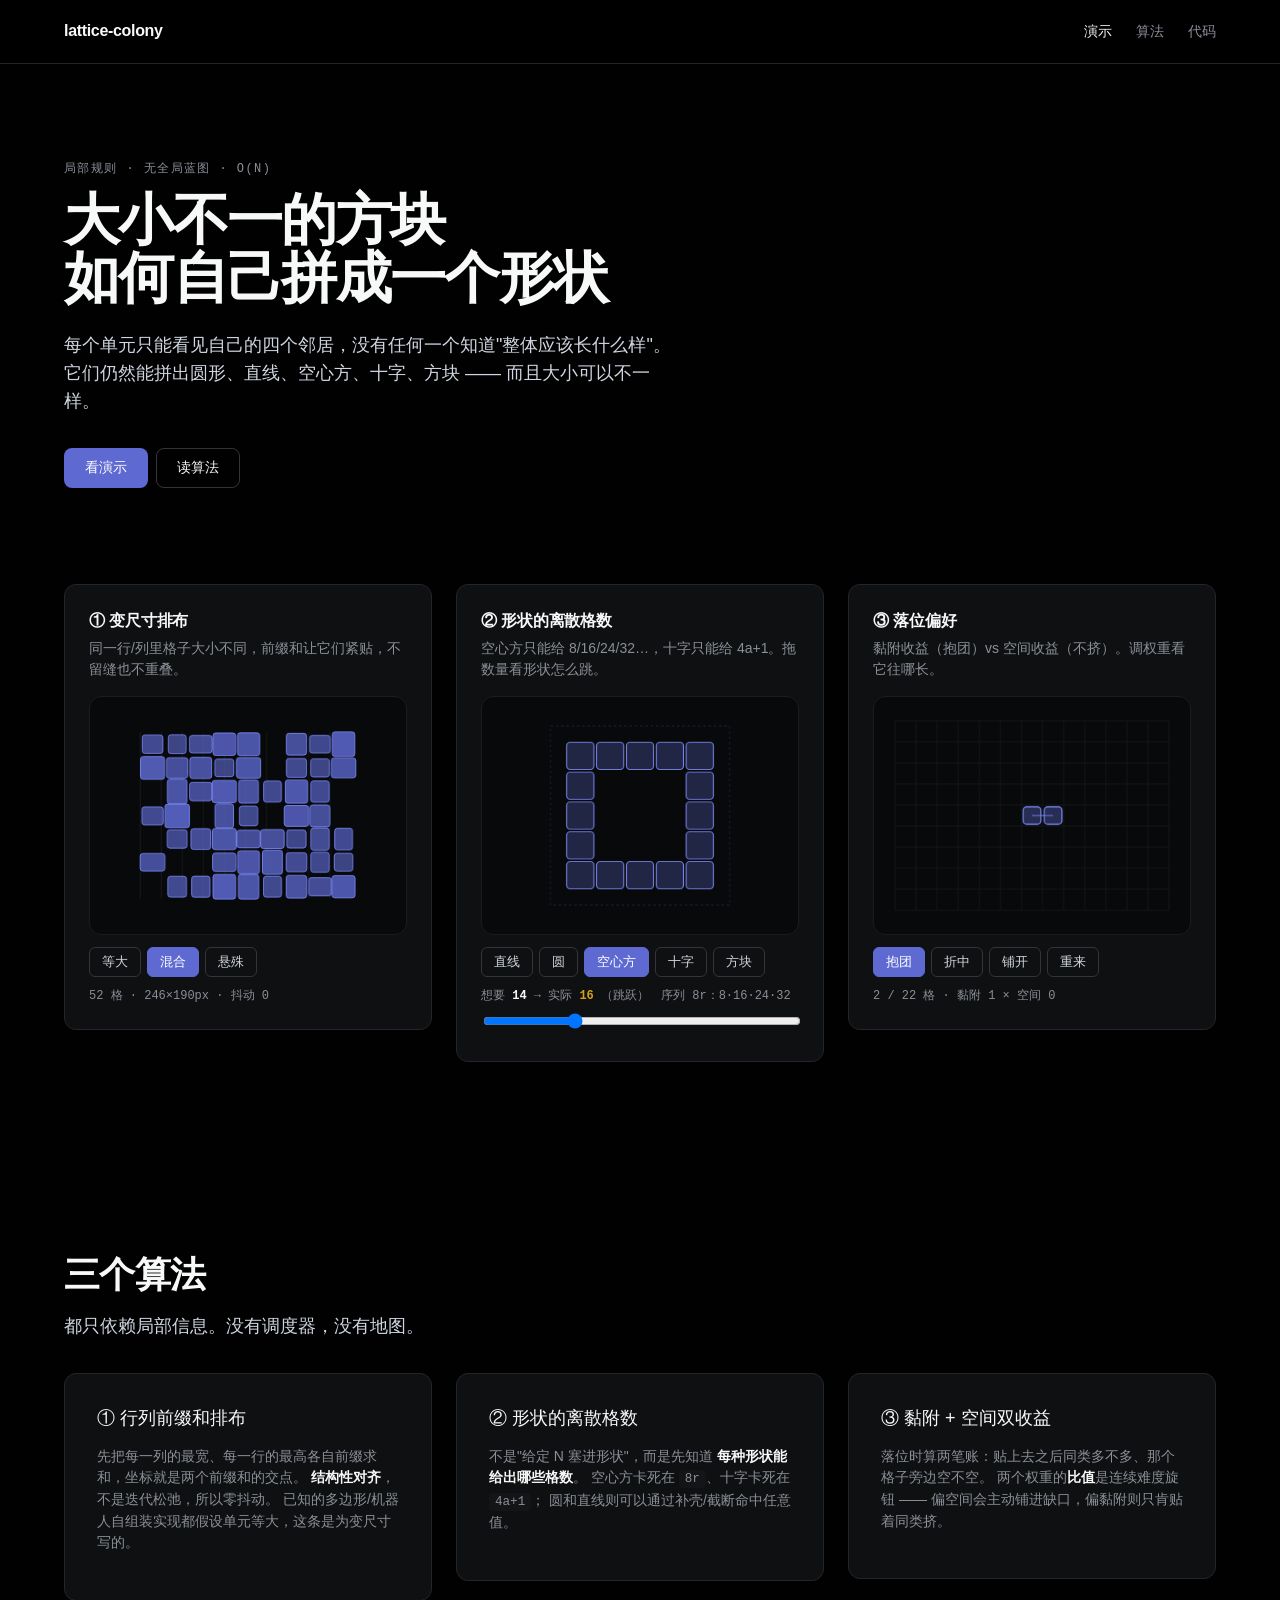
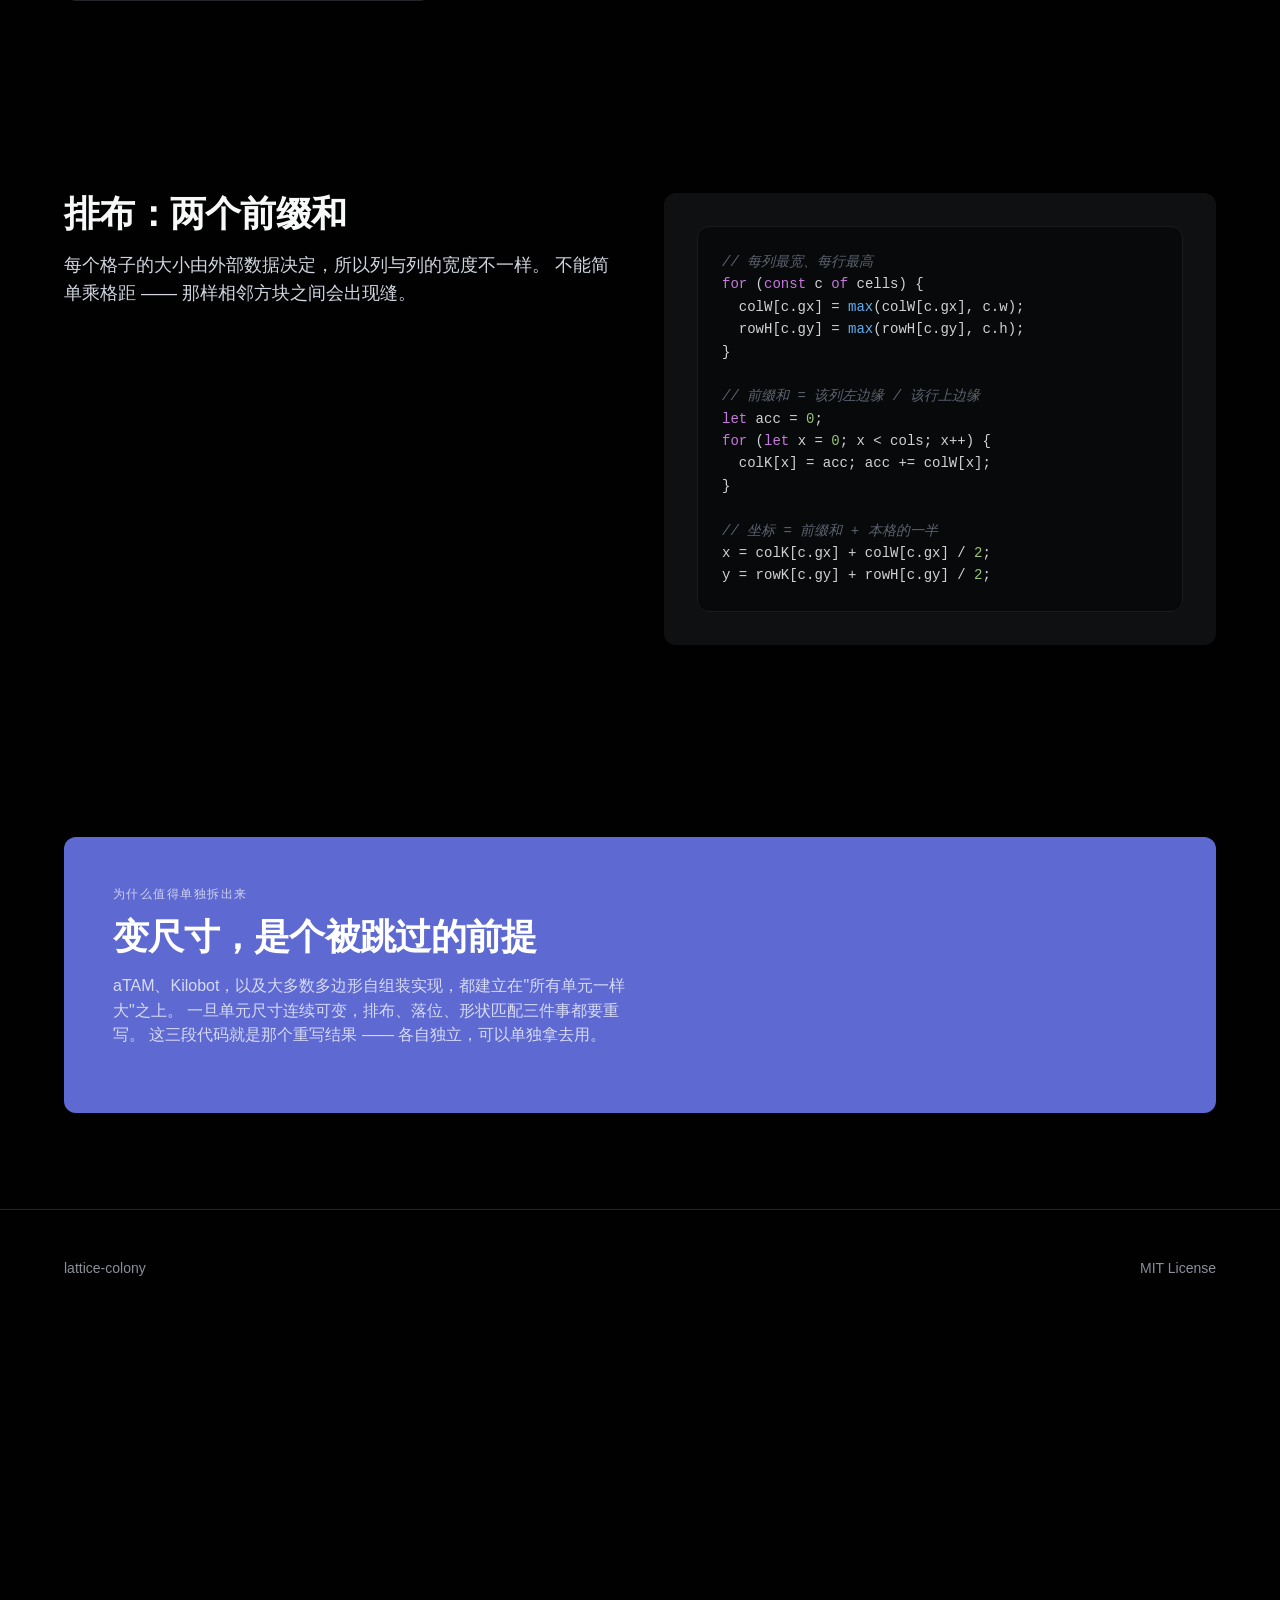
<file: index.html>
<!DOCTYPE html>
<html lang="zh-CN">
<head>
<meta charset="utf-8">
<meta name="viewport" content="width=device-width,initial-scale=1">
<title>lattice-colony</title>
<meta http-equiv="refresh" content="0; url=./demo/index.html">
<link rel="canonical" href="./demo/index.html">
<style>
  body{margin:0;min-height:100vh;display:grid;place-items:center;
       background:#010102;color:#8a8f98;
       font:15px/1.6 ui-sans-serif,system-ui,-apple-system,"Segoe UI",sans-serif}
  a{color:#5e6ad2}
</style>
</head>
<body>
<p>正在前往 <a href="./demo/index.html">演示</a>…</p>
</body>
</html>
</file>
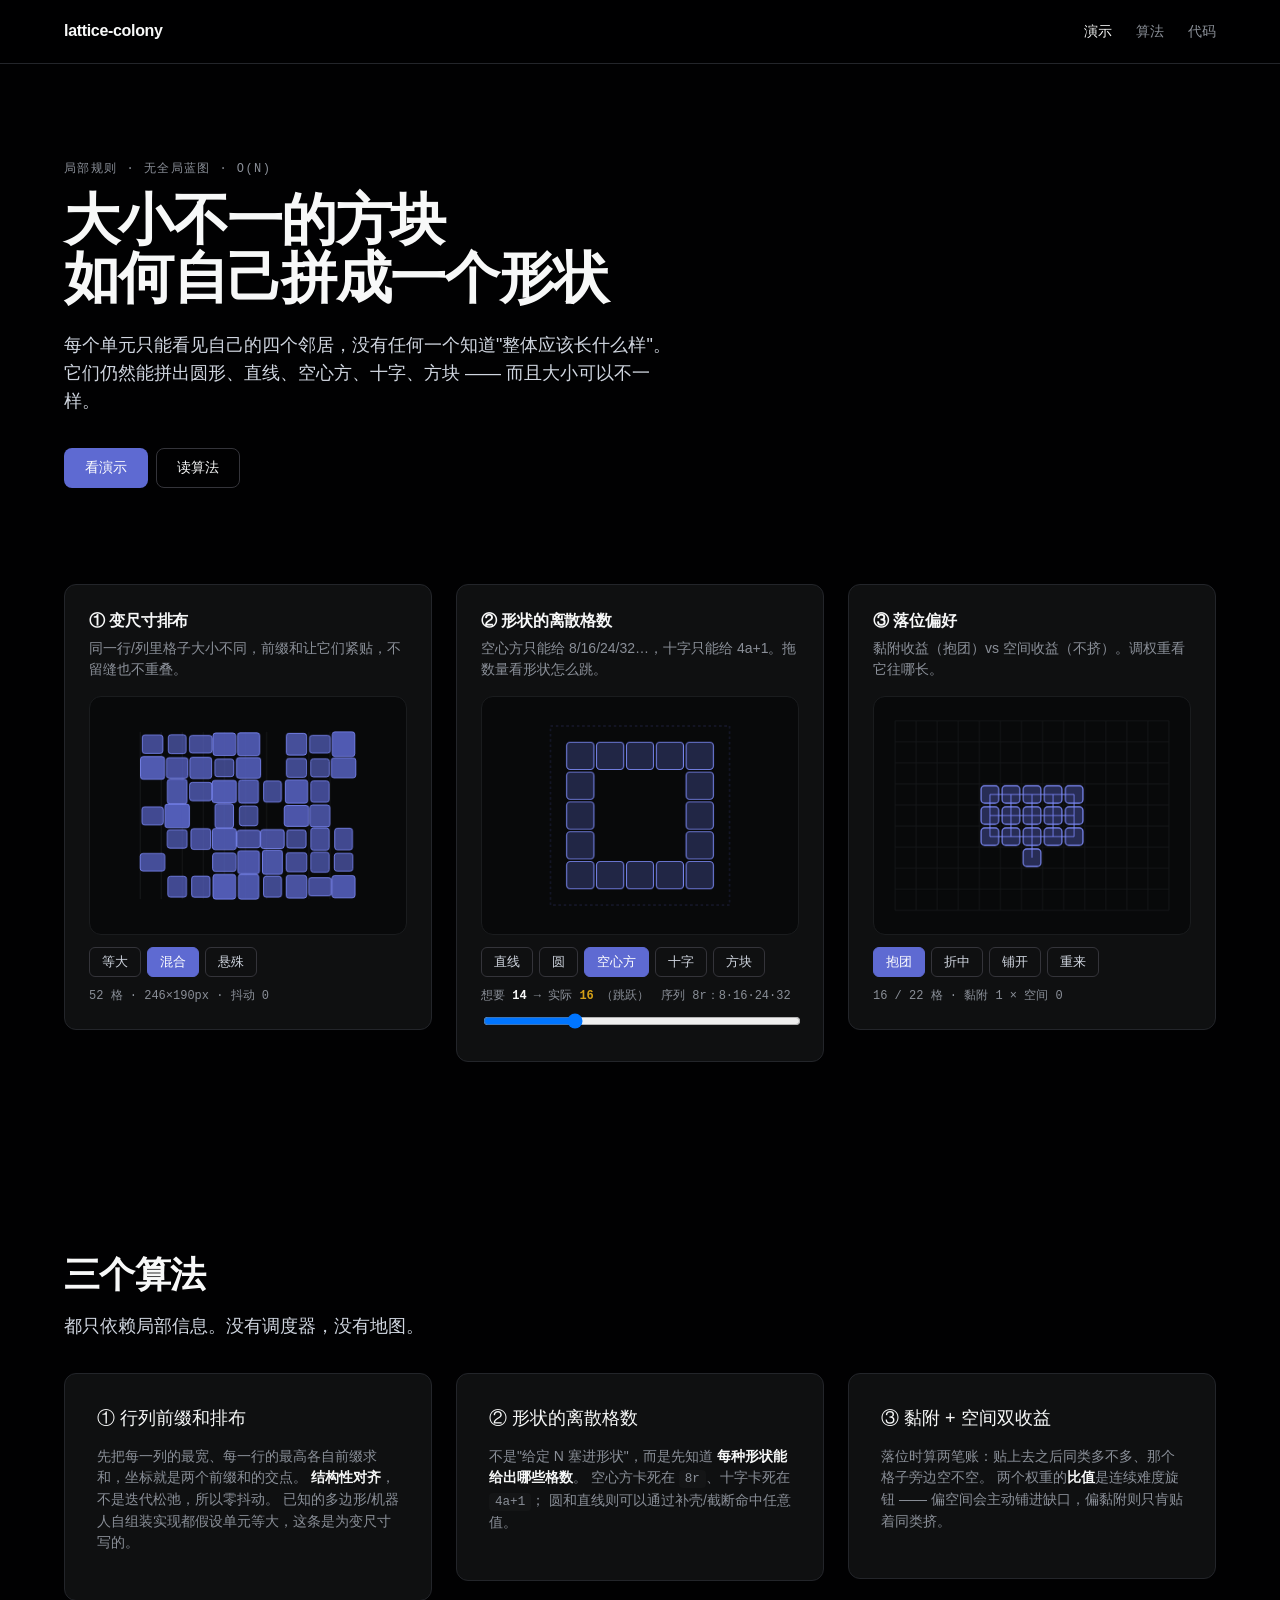
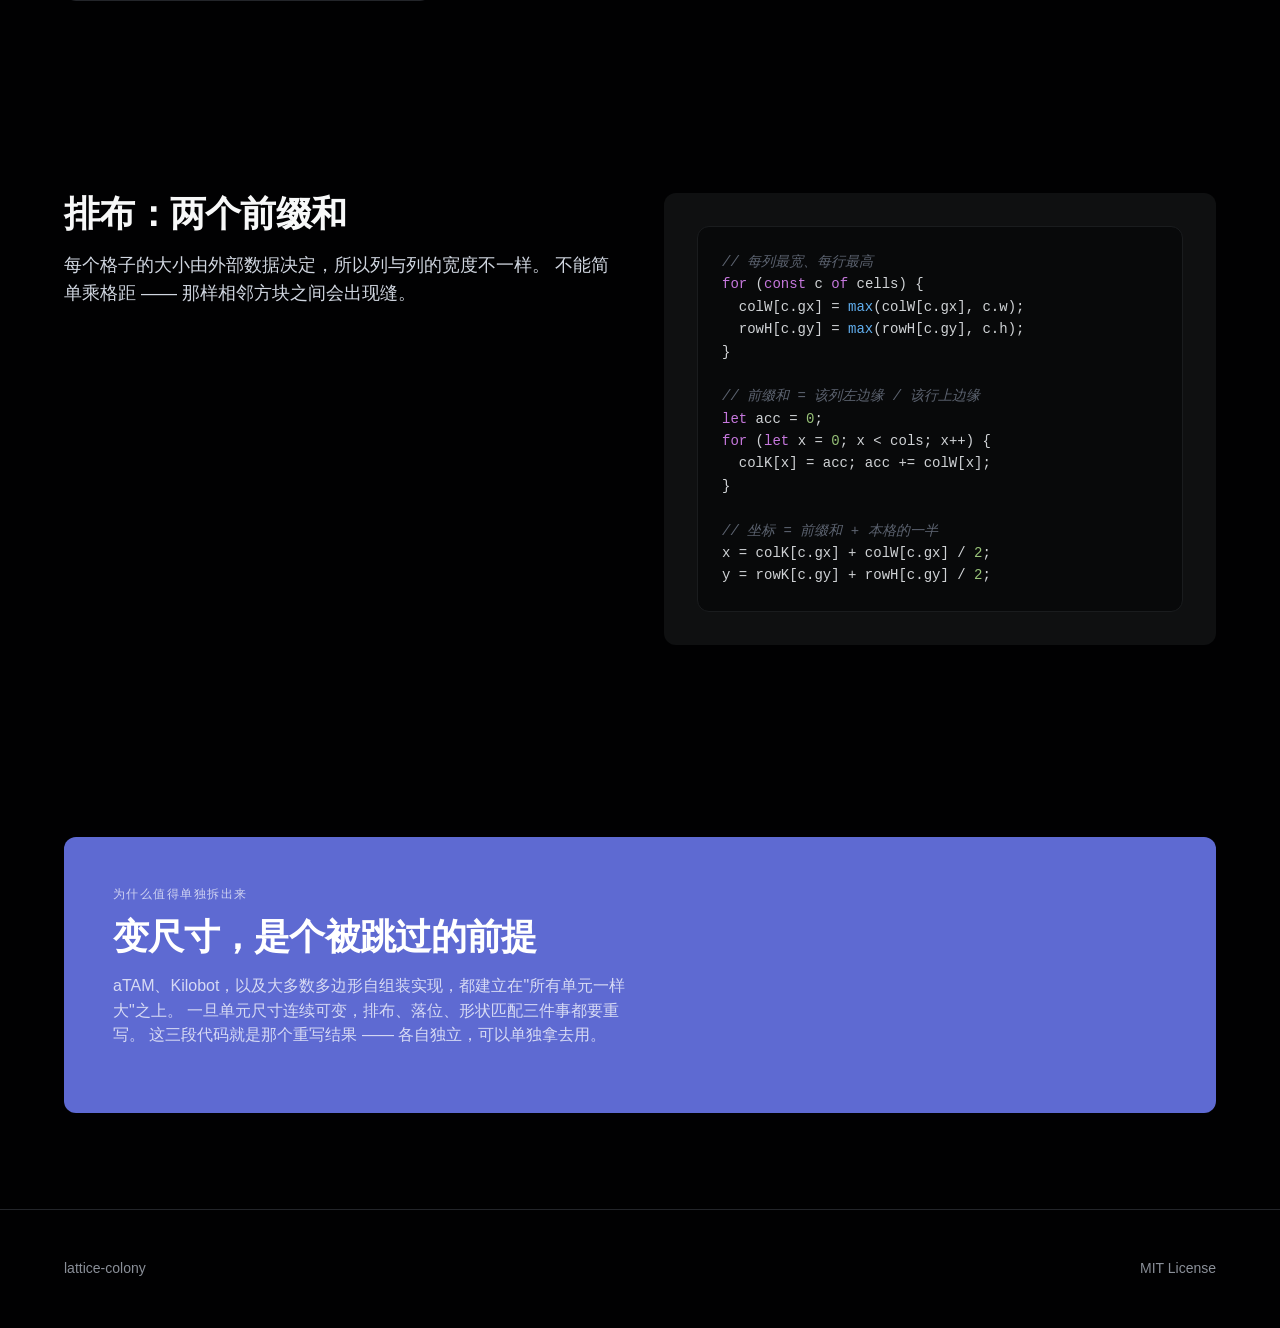
<file: demo/index.html>
<!DOCTYPE html>
<html lang="zh-CN" data-style="dark">
<head>
<meta charset="utf-8">
<meta name="viewport" content="width=device-width,initial-scale=1">
<title>Lattice Colony</title>
<link rel="stylesheet" href="base.css">
<style>
/* 只放这个页面特有的东西。token 与通用组件全在 base.css 里。 */
.stage{background:#08090a;border:1px solid #1a1c1e;border-radius:var(--r-lg);
       display:block;width:100%;height:auto}
.panel{background:var(--surface-1);border:1px solid var(--hairline);
       border-radius:var(--r-lg);padding:var(--s-lg)}
.panel h3{margin:0 0 4px;font-size:16px;font-weight:600;letter-spacing:-.01em}
.panel .desc{font-size:14px;color:var(--ink-subtle);margin:0 0 var(--s-md);
             line-height:1.5;max-width:44ch}
.ctl{display:flex;flex-wrap:wrap;gap:6px;margin-top:var(--s-sm)}
.ctl button{font-family:inherit;font-size:13px;height:30px;padding:0 12px;
            border-radius:var(--r-sm);border:1px solid var(--hairline-strong);
            background:transparent;color:var(--ink-muted);cursor:pointer}
.ctl button:hover{border-color:var(--ink-subtle);color:var(--ink)}
.ctl button.on{background:var(--primary);border-color:var(--primary);color:#fff}
.stat{font-family:var(--font-mono);font-size:12px;color:var(--ink-subtle);
      margin-top:10px;min-height:1.4em}
pre .c{color:#5c6370;font-style:italic}
pre .k{color:#c678dd}
pre .s{color:#98c379}
pre .f{color:#61afef}
</style>
</head>
<body>

<nav class="nav">
  <div class="wrap">
    <span class="nav-brand">lattice-colony</span>
    <div class="nav-links">
      <a href="#demo" class="on">演示</a>
      <a href="#algo">算法</a>
      <a href="#code">代码</a>
    </div>
  </div>
</nav>

<section>
  <div class="wrap">
    <div class="eyebrow">局部规则 · 无全局蓝图 · O(N)</div>
    <h1 class="h-display">大小不一的方块<br>如何自己拼成一个形状</h1>
    <p class="lede">
      每个单元只能看见自己的四个邻居，没有任何一个知道"整体应该长什么样"。
      它们仍然能拼出圆形、直线、空心方、十字、方块 —— 而且大小可以不一样。
    </p>
    <div class="btn-group">
      <a class="btn btn-primary" href="#demo">看演示</a>
      <a class="btn btn-secondary" href="#algo">读算法</a>
    </div>
  </div>
</section>

<!-- ===== 三个演示 ===== -->
<section id="demo" style="padding-top:0">
  <div class="wrap">
    <div class="grid grid-3">
      <div class="panel">
        <h3>① 变尺寸排布</h3>
        <p class="desc">同一行/列里格子大小不同，前缀和让它们紧贴，不留缝也不重叠。</p>
        <canvas class="stage" id="c1" width="360" height="270"></canvas>
        <div class="ctl">
          <button data-a1="uniform">等大</button>
          <button data-a1="mixed" class="on">混合</button>
          <button data-a1="wild">悬殊</button>
        </div>
        <div class="stat" id="s1"></div>
      </div>

      <div class="panel">
        <h3>② 形状的离散格数</h3>
        <p class="desc">空心方只能给 8/16/24/32…，十字只能给 4a+1。拖数量看形状怎么跳。</p>
        <canvas class="stage" id="c2" width="360" height="270"></canvas>
        <div class="ctl" id="shapeBtns"></div>
        <div class="stat" id="s2"></div>
        <input type="range" id="r2" min="4" max="40" value="14"
               style="width:100%;margin-top:8px" aria-label="数量">
      </div>

      <div class="panel">
        <h3>③ 落位偏好</h3>
        <p class="desc">黏附收益（抱团）vs 空间收益（不挤）。调权重看它往哪长。</p>
        <canvas class="stage" id="c3" width="360" height="270"></canvas>
        <div class="ctl">
          <button data-a3="bond" class="on">抱团</button>
          <button data-a3="mid">折中</button>
          <button data-a3="space">铺开</button>
          <button id="reset3">重来</button>
        </div>
        <div class="stat" id="s3"></div>
      </div>
    </div>
  </div>
</section>

<!-- ===== 算法 ===== -->
<section id="algo">
  <div class="wrap">
    <h2 class="h-section">三个算法</h2>
    <p class="lede">都只依赖局部信息。没有调度器，没有地图。</p>
    <div class="grid grid-3">
      <div class="card">
        <h3 class="h-card">① 行列前缀和排布</h3>
        <p class="muted small">
          先把每一列的最宽、每一行的最高各自前缀求和，坐标就是两个前缀和的交点。
          <b style="color:var(--ink)">结构性对齐</b>，不是迭代松弛，所以零抖动。
          已知的多边形/机器人自组装实现都假设单元等大，这条是为变尺寸写的。
        </p>
      </div>
      <div class="card">
        <h3 class="h-card">② 形状的离散格数</h3>
        <p class="muted small">
          不是"给定 N 塞进形状"，而是先知道
          <b style="color:var(--ink)">每种形状能给出哪些格数</b>。
          空心方卡死在 <code>8r</code>、十字卡死在 <code>4a+1</code>；
          圆和直线则可以通过补壳/截断命中任意值。
        </p>
      </div>
      <div class="card">
        <h3 class="h-card">③ 黏附 + 空间双收益</h3>
        <p class="muted small">
          落位时算两笔账：贴上去之后同类多不多、那个格子旁边空不空。
          两个权重的<b style="color:var(--ink)">比值</b>是连续难度旋钮 ——
          偏空间会主动铺进缺口，偏黏附则只肯贴着同类挤。
        </p>
      </div>
    </div>
  </div>
</section>

<!-- ===== 代码 ===== -->
<section id="code">
  <div class="wrap">
    <div class="grid grid-2" style="gap:var(--s-2xl)">
      <div>
        <h2 class="h-section">排布：两个前缀和</h2>
        <p class="lede">
          每个格子的大小由外部数据决定，所以列与列的宽度不一样。
          不能简单乘格距 —— 那样相邻方块之间会出现缝。
        </p>
      </div>
      <div class="card card-dark">
<pre><span class="c">// 每列最宽、每行最高</span>
<span class="k">for</span> (<span class="k">const</span> c <span class="k">of</span> cells) {
  colW[c.gx] = <span class="f">max</span>(colW[c.gx], c.w);
  rowH[c.gy] = <span class="f">max</span>(rowH[c.gy], c.h);
}

<span class="c">// 前缀和 = 该列左边缘 / 该行上边缘</span>
<span class="k">let</span> acc = <span class="s">0</span>;
<span class="k">for</span> (<span class="k">let</span> x = <span class="s">0</span>; x &lt; cols; x++) {
  colK[x] = acc; acc += colW[x];
}

<span class="c">// 坐标 = 前缀和 + 本格的一半</span>
x = colK[c.gx] + colW[c.gx] / <span class="s">2</span>;
y = rowK[c.gy] + rowH[c.gy] / <span class="s">2</span>;</pre>
      </div>
    </div>
  </div>
</section>

<section>
  <div class="wrap">
    <div class="card card-accent">
      <div class="eyebrow" style="color:rgba(255,255,255,.7)">为什么值得单独拆出来</div>
      <h2 class="h-section" style="margin-bottom:12px">变尺寸，是个被跳过的前提</h2>
      <p class="muted" style="max-width:60ch">
        aTAM、Kilobot，以及大多数多边形自组装实现，都建立在"所有单元一样大"之上。
        一旦单元尺寸连续可变，排布、落位、形状匹配三件事都要重写。
        这三段代码就是那个重写结果 —— 各自独立，可以单独拿去用。
      </p>
    </div>
  </div>
</section>

<footer class="footer">
  <div class="wrap row">
    <span>lattice-colony</span>
    <span style="margin-left:auto" class="small">MIT License</span>
  </div>
</footer>

<script type="module">
import { layoutPrefixSum, layoutExtent } from '../src/layout-prefixsum.js';
import { buildShape, shapeNames, actualCount,
         discCount, ringCount, crossCount, squareCount } from '../src/shape-cardinality.js';
import { scoreSlot, NEIGHBORS_4 } from '../src/placement-score.js';

const COLS = 9, ROWS = 7;

/* ---------- 通用 ---------- */
function ctxOf(id) {
  const cv = document.getElementById(id);
  const g = cv.getContext('2d');
  g.clearRect(0, 0, cv.width, cv.height);
  return { cv, g };
}
function roundRect(g, x, y, w, h, r) {
  g.beginPath();
  g.moveTo(x + r, y);
  g.arcTo(x + w, y, x + w, y + h, r);
  g.arcTo(x + w, y + h, x, y + h, r);
  g.arcTo(x, y + h, x, y, r);
  g.arcTo(x, y, x + w, y, r);
  g.closePath();
}
// 确定性伪随机，保证每次刷新一样
function rng(seed) {
  let s = seed >>> 0;
  return () => (s = (s * 1664525 + 1013904223) >>> 0) / 4294967296;
}

/* ============================================================
   ① 变尺寸排布
   ============================================================ */
const A1 = { mode: 'mixed' };
const STATS1 = {
  uniform: () => 0,
  mixed:   () => 0.35,
  wild:    () => 0.85,
};

function cellsA1() {
  const r = rng(20261021);
  const spread = STATS1[A1.mode]();
  const out = [];
  for (let gy = 0; gy < ROWS; gy++)
    for (let gx = 0; gx < COLS; gx++) {
      // 基准 24px，按 spread 抖动宽度与高度
      const w = 24 * (1 - spread / 2 + spread * r());
      const h = 24 * (1 - spread / 2 + spread * r());
      // 让有些格子直接空掉，形状才有意思
      if (r() < 0.18) continue;
      out.push({ gx, gy, w, h });
    }
  return out;
}

function draw1() {
  const { cv, g } = ctxOf('c1');
  const cells = cellsA1();
  const ext = layoutExtent(cells, { cols: COLS, rows: ROWS });
  const rects = layoutPrefixSum(cells, { cols: COLS, rows: ROWS });
  const ox = (cv.width - ext.w) / 2;
  const oy = (cv.height - ext.h) / 2;

  // 网格底
  g.strokeStyle = '#1a1c1e';
  g.lineWidth = 1;
  for (let x = 0; x <= COLS; x++) {
    g.beginPath(); g.moveTo(ox + x * 24, oy); g.lineTo(ox + x * 24, oy + ext.h); g.stroke();
  }

  rects.forEach((r, i) => {
    const c = cells[i];
    const t = (c.w * c.h) / (24 * 24);            // 面积比 → 颜色深浅
    g.fillStyle = `rgba(94,106,210,${0.28 + Math.min(t, 1.4) * 0.45})`;
    g.strokeStyle = 'rgba(130,143,255,.85)';
    g.lineWidth = 1;
    roundRect(g, ox + r.x - r.w / 2, oy + r.y - r.h / 2, r.w, r.h, 3);
    g.fill(); g.stroke();
  });

  document.getElementById('s1').textContent =
    `${cells.length} 格 · ${Math.round(ext.w)}×${Math.round(ext.h)}px · 抖动 0`;
}

document.querySelectorAll('[data-a1]').forEach(b => {
  b.onclick = () => {
    A1.mode = b.dataset.a1;
    document.querySelectorAll('[data-a1]').forEach(x => x.classList.toggle('on', x === b));
    draw1();
  };
});

/* ============================================================
   ② 形状的离散格数
   ============================================================ */
const A2 = { shape: 'ring', want: 14 };

function draw2() {
  const { cv, g } = ctxOf('c2');
  const built = buildShape(A2.shape, A2.want);
  const cells = built.cells;

  const xs = cells.map(c => c[0]), ys = cells.map(c => c[1]);
  const x0 = Math.min(...xs), x1 = Math.max(...xs);
  const y0 = Math.min(...ys), y1 = Math.max(...ys);
  const gw = x1 - x0 + 1, gh = y1 - y0 + 1;
  const S = Math.min((cv.width - 60) / gw, (cv.height - 60) / gh, 34);
  const ox = (cv.width - gw * S) / 2, oy = (cv.height - gh * S) / 2;

  // 虚线的"目标外框"
  g.strokeStyle = 'rgba(94,106,210,.28)';
  g.lineWidth = 1;
  g.setLineDash([3, 3]);
  g.strokeRect(ox - S * 0.5, oy - S * 0.5, gw * S + S, gh * S + S);
  g.setLineDash([]);

  const set = new Set(cells.map(c => c.join(',')));
  for (const [x, y] of cells) {
    const px = ox + (x - x0) * S, py = oy + (y - y0) * S;
    g.fillStyle = 'rgba(94,106,210,.30)';
    g.strokeStyle = 'rgba(130,143,255,.9)';
    g.lineWidth = 1.2;
    roundRect(g, px + 1.5, py + 1.5, S - 3, S - 3, 4);
    g.fill(); g.stroke();
  }

  const exact = built.n === A2.want;
  const el = document.getElementById('s2');
  let note = '';
  if (A2.shape === 'ring') note = `　序列 8r：8·16·24·32`;
  if (A2.shape === 'cross') note = `　序列 4a+1：1·5·9·13·17`;
  el.innerHTML = `想要 <b style="color:var(--ink)">${A2.want}</b> → 实际 ` +
    `<b style="color:${exact ? '#27a644' : '#d4a017'}">${built.n}</b>` +
    (exact ? ' ✓' : ' （跳跃）') + note;
}

const LABEL2 = { line: '直线', circle: '圆', ring: '空心方', cross: '十字', square: '方块' };
const box2 = document.getElementById('shapeBtns');
shapeNames.forEach(n => {
  const b = document.createElement('button');
  b.textContent = LABEL2[n] || n;
  b.dataset.shape = n;
  if (n === A2.shape) b.classList.add('on');
  b.onclick = () => {
    A2.shape = n;
    box2.querySelectorAll('button').forEach(x => x.classList.toggle('on', x === b));
    draw2();
  };
  box2.appendChild(b);
});
const r2 = document.getElementById('r2');
r2.oninput = () => { A2.want = +r2.value; draw2(); };

/* ============================================================
   ③ 落位偏好：让它自己一个个长上去
   ============================================================ */
const A3 = { bond: 1.0, space: 0.15, placed: [], t: 0, target: 22 };
const GAIN3 = {
  bond:  { bondGain: 1.0, spaceGain: 0.00 },   // 只抱团 → 紧凑团块
  mid:   { bondGain: 0.6, spaceGain: 1.10 },   // 略微让位 → 有分支的团块
  space: { bondGain: 0.2, spaceGain: 1.10 },   // 几乎不管黏附 → 铺开成网
};

const GW3 = 13, GH3 = 9;

function reset3() {
  A3.placed = [[6, 4]];          // 从中心一颗开始
  A3.t = 0;
}

function occupied3(x, y) { return A3.placed.some(c => c[0] === x && c[1] === y); }

function frontier3() {
  const seen = new Set(), out = [];
  for (const [px, py] of A3.placed) {
    for (const [dx, dy] of NEIGHBORS_4) {
      const x = px + dx, y = py + dy;
      if (x < 0 || y < 0 || x >= GW3 || y >= GH3) continue;
      const k = x + ',' + y;
      if (seen.has(k) || occupied3(x, y)) continue;
      seen.add(k);
      out.push([x, y]);
    }
  }
  return out;
}

function draw3() {
  const { cv, g } = ctxOf('c3');
  const S = 24;
  const ox = (cv.width - GW3 * S) / 2, oy = (cv.height - GH3 * S) / 2;

  g.strokeStyle = '#16181a'; g.lineWidth = 1;
  for (let x = 0; x <= GW3; x++) {
    g.beginPath(); g.moveTo(ox + x * S, oy); g.lineTo(ox + x * S, oy + GH3 * S); g.stroke();
  }
  for (let y = 0; y <= GH3; y++) {
    g.beginPath(); g.moveTo(ox, oy + y * S); g.lineTo(ox + GW3 * S, oy + y * S); g.stroke();
  }

  // 相邻连线（让它看起来是个整体）
  g.strokeStyle = 'rgba(130,143,255,.5)'; g.lineWidth = 2;
  for (const [x, y] of A3.placed) {
    for (const [dx, dy] of [[1, 0], [0, 1]]) {
      if (occupied3(x + dx, y + dy)) {
        g.beginPath();
        g.moveTo(ox + (x + .5) * S, oy + (y + .5) * S);
        g.lineTo(ox + (x + dx + .5) * S, oy + (y + dy + .5) * S);
        g.stroke();
      }
    }
  }

  for (const [x, y] of A3.placed) {
    g.fillStyle = 'rgba(94,106,210,.38)';
    g.strokeStyle = 'rgba(130,143,255,.95)'; g.lineWidth = 1.3;
    roundRect(g, ox + x * S + 2, oy + y * S + 2, S - 4, S - 4, 4);
    g.fill(); g.stroke();
  }

  const opt = { ...GAIN3[A3.pick || 'bond'], cols: GW3, rows: GH3 };
  document.getElementById('s3').textContent =
    `${A3.placed.length} / ${A3.target} 格 · 黏附 ${opt.bondGain} × 空间 ${opt.spaceGain}`;
}

/** 每帧长一颗：在候选里挑分最高的 */
function grow3() {
  if (A3.placed.length >= A3.target) return;
  const cands = frontier3();
  if (!cands.length) return;
  let best = null, bestS = -Infinity;
  const opt = { ...GAIN3[A3.pick || 'bond'], cols: GW3, rows: GH3 };
  for (const [x, y] of cands) {
    const s = scoreSlot(x, y, occupied3, opt);
    if (s > bestS) { bestS = s; best = [x, y]; }
  }
  if (best) A3.placed.push(best);
}

document.querySelectorAll('[data-a3]').forEach(b => {
  b.onclick = () => {
    A3.pick = b.dataset.a3;
    document.querySelectorAll('[data-a3]').forEach(x => x.classList.toggle('on', x === b));
    reset3(); draw3();
  };
});
document.getElementById('reset3').onclick = () => { reset3(); draw3(); };

/* ---------- 主循环 ---------- */
A3.pick = 'bond';
reset3();

let last = performance.now(), acc = 0;
function loop(now) {
  requestAnimationFrame(loop);        // 先续帧，任何异常都不会断掉循环
  const dt = Math.min((now - last) / 1000, 0.1); last = now;
  acc += dt;
  if (acc > 0.09) { acc = 0; grow3(); draw3(); }   // 每 90ms 长一颗
}

try { draw1(); draw2(); draw3(); }
catch (e) { console.error('init failed', e); }
requestAnimationFrame(loop);
</script>
</body>
</html>
</file>
<file: demo/base.css>
/* ============================================================
   base.css — 三套设计风格预设 + 通用组件骨架
   用法：把 body 的 data-style 换成 dark / light / warm
   一切尺寸来自 DESIGN.md 的真实 token，不要随手写数值
   ============================================================ */

/* ---------- 通用：非颜色 token（三套共用） ---------- */
:root {
  --r-xs: 4px;  --r-sm: 6px;  --r-md: 8px;  --r-lg: 12px;
  --r-xl: 16px; --r-pill: 9999px;

  --s-xxs: 4px; --s-xs: 8px;  --s-sm: 12px; --s-md: 16px;
  --s-lg: 24px; --s-xl: 32px; --s-2xl: 48px; --s-section: 96px;

  --max-w: 1200px;
  --font-sans: Inter, -apple-system, BlinkMacSystemFont, "Segoe UI",
               "PingFang SC", "Microsoft YaHei", sans-serif;
  --font-mono: "JetBrains Mono", ui-monospace, SFMono-Regular, Consolas, monospace;
  --font-serif: "Tiempos Headline", "Cormorant Garamond", "Songti SC", serif;
}

/* ---------- A. dark：精密深色（linear 风） ---------- */
[data-style="dark"] {
  --primary: #5e6ad2;
  --primary-hover: #828fff;
  --on-primary: #ffffff;
  --ink: #f7f8f8;
  --ink-muted: #d0d6e0;
  --ink-subtle: #8a8f98;
  --ink-tertiary: #62666d;
  --canvas: #010102;
  --surface-1: #0f1011;
  --surface-2: #141516;
  --surface-3: #18191a;
  --hairline: #23252a;
  --hairline-strong: #34343a;
  --success: #27a644;
  --warn: #d4a017;
  --error: #c64545;
  --accent-2: #5db8a6;          /* teal，少量点缀 */
  --shadow: none;               /* 深色风靠色块分层，不用阴影 */
  --glow: 0 0 0 1px rgba(94,106,210,.35), 0 8px 32px rgba(94,106,210,.14);
}

/* ---------- B. light：黑白精确（vercel 风） ---------- */
[data-style="light"] {
  --primary: #171717;
  --primary-hover: #000000;
  --on-primary: #ffffff;
  --ink: #171717;
  --ink-muted: #4d4d4d;
  --ink-subtle: #888888;
  --ink-tertiary: #a1a1a1;
  --canvas: #ffffff;
  --surface-1: #fafafa;
  --surface-2: #f5f5f5;
  --surface-3: #ebebeb;
  --hairline: #ebebeb;
  --hairline-strong: #a1a1a1;
  --success: #0070f3;
  --warn: #f5a623;
  --error: #ee0000;
  --accent-2: #7928ca;          /* violet */
  --link: #0070f3;
  --shadow: 0 1px 3px rgba(0,0,0,.06), 0 8px 24px rgba(0,0,0,.04);
  --glow: 0 0 0 1px rgba(0,112,243,.25);
}

/* ---------- C. warm：暖色编辑风（claude 风） ---------- */
[data-style="warm"] {
  --primary: #cc785c;
  --primary-hover: #a9583e;
  --on-primary: #ffffff;
  --ink: #141413;
  --ink-muted: #3d3d3a;
  --ink-subtle: #6c6a64;
  --ink-tertiary: #8e8b82;
  --canvas: #faf9f5;
  --surface-1: #f5f0e8;
  --surface-2: #efe9de;
  --surface-3: #e8e0d2;
  --surface-dark: #181715;
  --on-dark: #faf9f5;
  --hairline: #e6dfd8;
  --hairline-strong: #d5cbbd;
  --success: #5db872;
  --warn: #d4a017;
  --error: #c64545;
  --accent-2: #5db8a6;
  --shadow: 0 1px 3px rgba(20,20,19,.08);
  --glow: 0 0 0 3px rgba(204,120,92,.15);
}

/* ============================================================
   基础
   ============================================================ */
* { box-sizing: border-box; }
html { -webkit-text-size-adjust: 100%; }
body {
  margin: 0;
  background: var(--canvas);
  color: var(--ink);
  font-family: var(--font-sans);
  font-size: 16px;
  line-height: 1.55;
  -webkit-font-smoothing: antialiased;
}
[data-style="warm"] body { line-height: 1.6; }

::selection { background: var(--primary); color: var(--on-primary); }

a { color: var(--link, var(--primary)); text-decoration: none; }
a:hover { text-decoration: underline; }

.wrap { max-width: var(--max-w); margin: 0 auto; padding: 0 var(--s-lg); }

/* 段间距：统一 96px，这是"看起来贵"的第一来源 */
section { padding: var(--s-section) 0; }

/* ============================================================
   排版：跨度要大（display 是 body 的 3~4 倍）
   ============================================================ */
h1, h2, h3, h4 { margin: 0 0 var(--s-md); font-weight: 600; }

/* display：字重不加大，靠字号 + 负字距撑气势 */
.h-display {
  font-size: clamp(32px, 5vw, 56px);
  font-weight: 600;
  line-height: 1.05;
  letter-spacing: -0.03em;
  margin-bottom: var(--s-lg);
}
[data-style="warm"] .h-display {
  font-family: var(--font-serif);
  font-weight: 400;
  font-size: clamp(32px, 5vw, 64px);
  letter-spacing: -0.02em;
}
[data-style="light"] .h-display { letter-spacing: -0.05em; }

.h-section { font-size: clamp(24px, 3vw, 36px); line-height: 1.15;
             letter-spacing: -0.02em; }
.h-card    { font-size: 18px; font-weight: 500; line-height: 1.4;
             margin-bottom: var(--s-xs); }

.lede { font-size: 18px; color: var(--ink-muted); max-width: 62ch;
        margin-bottom: var(--s-xl); }
.muted { color: var(--ink-subtle); }
.small { font-size: 14px; }

/* 技术标签：等宽 + 大写字距，是最便宜的"专业感"来源 */
.eyebrow {
  font-family: var(--font-mono);
  font-size: 12px;
  font-weight: 500;
  letter-spacing: 0.12em;
  text-transform: uppercase;
  color: var(--ink-subtle);
  margin-bottom: var(--s-sm);
}
code, pre, .mono { font-family: var(--font-mono); font-size: 14px; }

/* ============================================================
   按钮
   ============================================================ */
.btn {
  display: inline-flex; align-items: center; gap: var(--s-xs);
  height: 40px; padding: 0 20px;
  font-family: inherit; font-size: 14px; font-weight: 500;
  border-radius: var(--r-md); border: 1px solid transparent;
  cursor: pointer; white-space: nowrap;
  transition: background .15s, border-color .15s, opacity .15s;
}
.btn-primary { background: var(--primary); color: var(--on-primary); }
.btn-primary:hover { background: var(--primary-hover); }
.btn-primary:disabled { opacity: .4; cursor: not-allowed; }

.btn-secondary {
  background: transparent; color: var(--ink);
  border-color: var(--hairline-strong);
}
.btn-secondary:hover { border-color: var(--ink-subtle); }

.btn-on-dark {
  background: var(--surface-3); color: var(--on-dark, var(--ink));
  border-color: var(--hairline);
}
.btn-sm { height: 32px; padding: 0 14px; font-size: 13px; }
.btn-icon { width: 36px; height: 36px; padding: 0; justify-content: center;
            border-radius: var(--r-full, 9999px); }

.btn-group { display: flex; flex-wrap: wrap; gap: var(--s-xs); }

/* ============================================================
   卡片
   ============================================================ */
.card {
  background: var(--surface-1);
  border: 1px solid var(--hairline);
  border-radius: var(--r-lg);
  padding: var(--s-xl);
}
[data-style="light"] .card { background: var(--canvas); box-shadow: var(--shadow); }

/* 深色卡片：在浅色风里用来"露出产品本体"，是最有效的节奏手段 */
.card-dark {
  background: var(--surface-dark, var(--surface-1));
  color: var(--on-dark, var(--ink));
  border-color: transparent;
}
.card-dark .muted { color: rgba(255,255,255,.55); }

/* 强调卡：整块用主色，一套页面里最多出现一次 */
.card-accent {
  background: var(--primary); color: var(--on-primary);
  border-color: transparent; padding: var(--s-2xl);
}
.card-accent .muted { color: rgba(255,255,255,.75); }

.grid { display: grid; gap: var(--s-lg); align-items: start; }
.grid-2 { grid-template-columns: repeat(2, 1fr); }
.grid-3 { grid-template-columns: repeat(3, 1fr); }
@media (max-width: 900px) { .grid-3 { grid-template-columns: repeat(2, 1fr); } }
@media (max-width: 640px) {
  .grid-2, .grid-3 { grid-template-columns: 1fr; }
  section { padding: var(--s-2xl) 0; }
}

/* ============================================================
   导航 / 页脚
   ============================================================ */
.nav {
  position: sticky; top: 0; z-index: 50;
  height: 64px; display: flex; align-items: center;
  background: color-mix(in srgb, var(--canvas) 88%, transparent);
  backdrop-filter: blur(12px);
  border-bottom: 1px solid var(--hairline);
}
.nav .wrap { display: flex; align-items: center; gap: var(--s-lg); width: 100%; }
.nav-brand { font-weight: 600; letter-spacing: -0.02em; }
.nav-links { display: flex; gap: var(--s-lg); margin-left: auto;
             font-size: 14px; font-weight: 500; }
.nav-links a { color: var(--ink-subtle); }
.nav-links a:hover, .nav-links a.on { color: var(--ink); text-decoration: none; }

.footer {
  padding: var(--s-2xl) 0; border-top: 1px solid var(--hairline);
  color: var(--ink-subtle); font-size: 14px;
}

/* ============================================================
   徽章 / 状态点
   ============================================================ */
.badge {
  display: inline-flex; align-items: center; gap: 6px;
  padding: 4px 12px; border-radius: var(--r-pill);
  background: var(--surface-2); color: var(--ink);
  font-size: 13px; font-weight: 500;
}
.badge-accent { background: var(--primary); color: var(--on-primary);
                font-size: 12px; letter-spacing: .08em; text-transform: uppercase; }
.dot { width: 8px; height: 8px; border-radius: 50%; flex: none; }
.dot-ok { background: var(--success); }
.dot-warn { background: var(--warn); }
.dot-err { background: var(--error); }

/* ============================================================
   数据 / 代码
   ============================================================ */
pre {
  margin: 0; padding: var(--s-lg); overflow-x: auto;
  background: var(--surface-2); border: 1px solid var(--hairline);
  border-radius: var(--r-lg); line-height: 1.6;
}
/* 深色 / 暖色风里，代码块比画布再暗一档，才"陷得进去" */
[data-style="dark"] pre { background: #08090a; border-color: #1a1c1e; color: #d0d3d6; }
[data-style="warm"] pre { background: var(--surface-dark); border-color: transparent;
                          color: var(--on-dark); }
:not(pre) > code {
  padding: 2px 6px; border-radius: var(--r-xs);
  background: var(--surface-2); font-size: .9em;
}

.kv { display: flex; justify-content: space-between; align-items: baseline;
      padding: 10px 0; border-bottom: 1px solid var(--hairline); font-size: 14px; }
.kv:last-child { border-bottom: none; }
.kv b { font-variant-numeric: tabular-nums; font-weight: 600; }

/* ============================================================
   工具类
   ============================================================ */
.stack > * + * { margin-top: var(--s-md); }
.row { display: flex; gap: var(--s-md); align-items: center; flex-wrap: wrap; }
.hairline { border-top: 1px solid var(--hairline); }
.center { text-align: center; }
.center .lede { margin-left: auto; margin-right: auto; }

/* ============================================================
   尺寸纪律（踩过的两个坑）
   ───────────────────────────────────────────
   ① 卡片里的正文一旦超过 ~34 字/行，页面立刻显得空旷廉价。
      给卡片正文限宽，不要让它铺满卡片的宽度。
   ② 三卡并排时，卡内文字长度差一倍 = 卡片高度差一倍 = 底部参差。
      用「限宽 + 每卡字数控制在 ±20% 内」压住它，别靠 flex 撑平。
   ============================================================ */
/* 卡片内文字限宽：超过 ~46 字/行就开始显得散 */
.card .small, .card p { max-width: 46ch; }
.card .h-card + p { margin-top: 6px; }

/* 等高只作用于"同一行并排"的卡片；两栏布局里强行等高反而露白 */
.grid-3 > .card { display: flex; flex-direction: column; }
.grid-2 > .card { height: 100%; }

/* 视觉节奏：相邻 section 不许用同一种表面模式
   canvas → 卡片 → 深色 → canvas → 强调色 → 深色页脚
   这条是"看起来贵"的第一来源，比配色重要。 */
</file>
